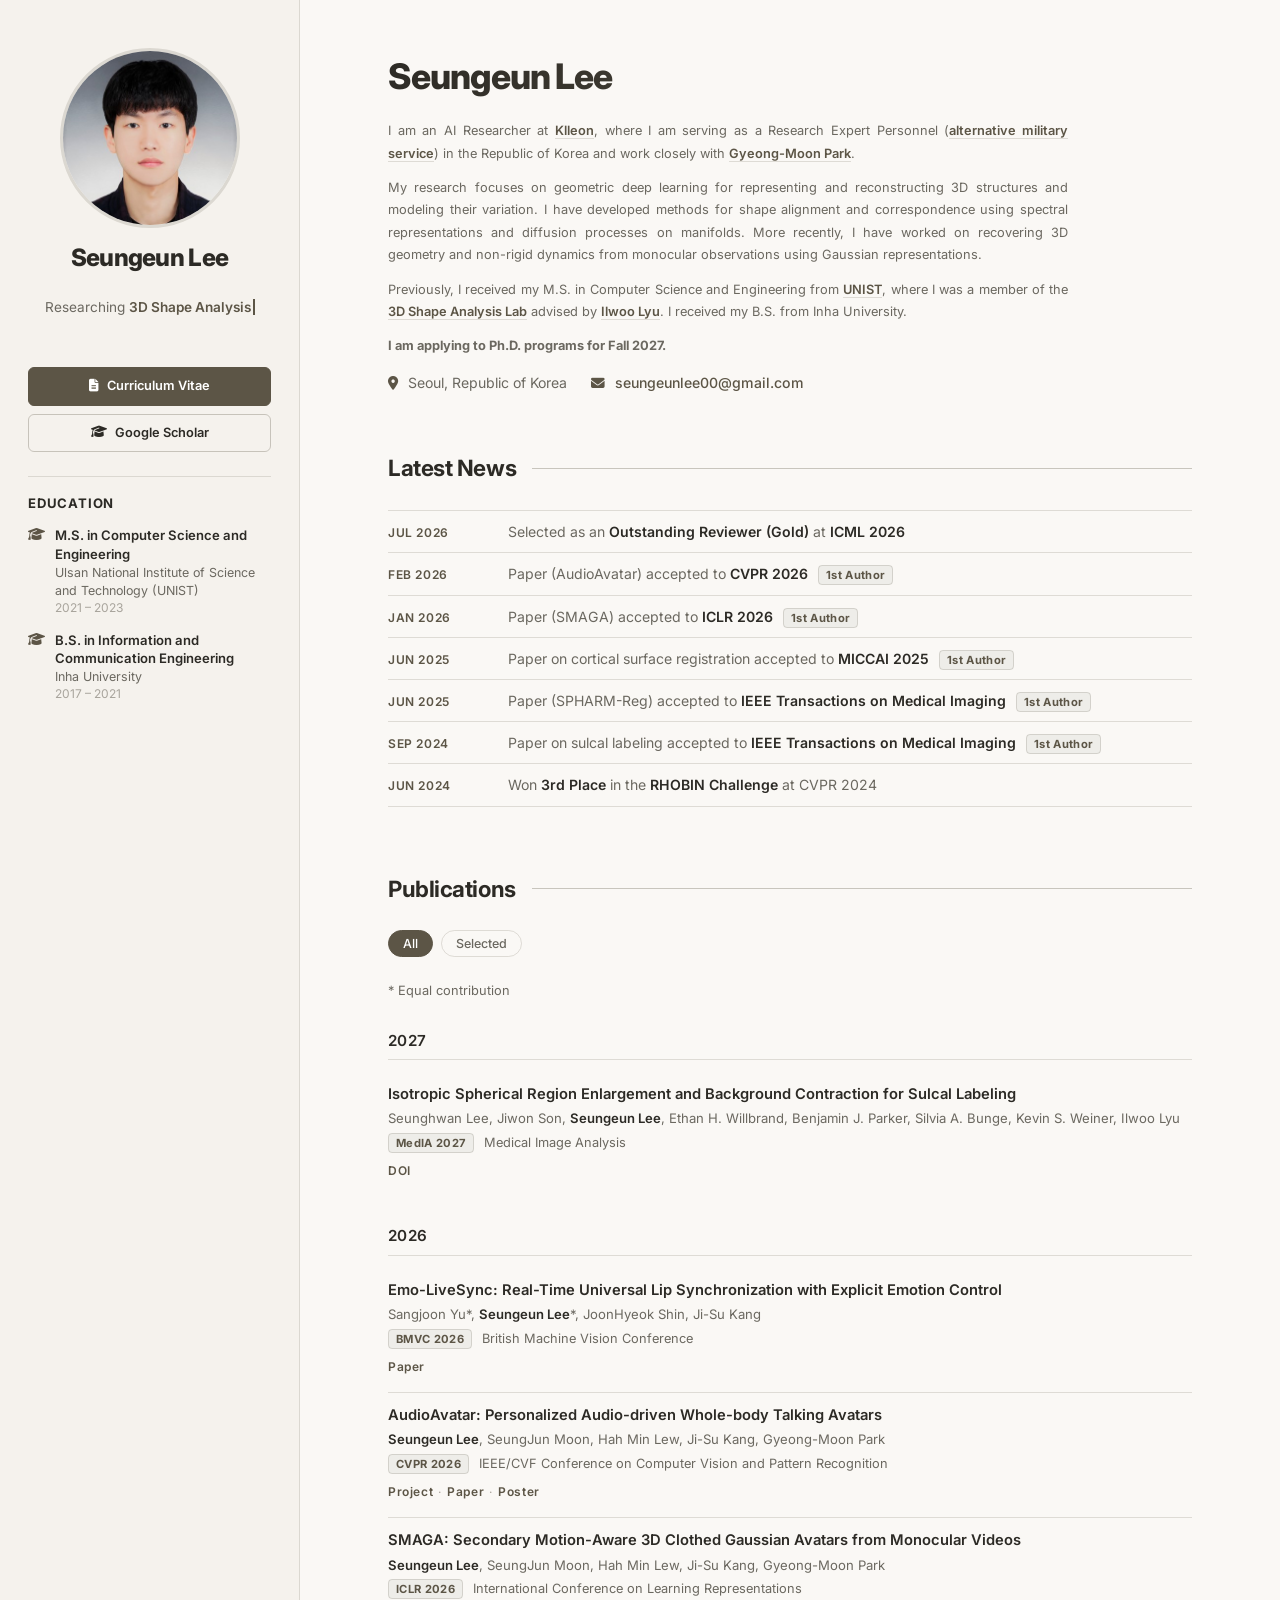
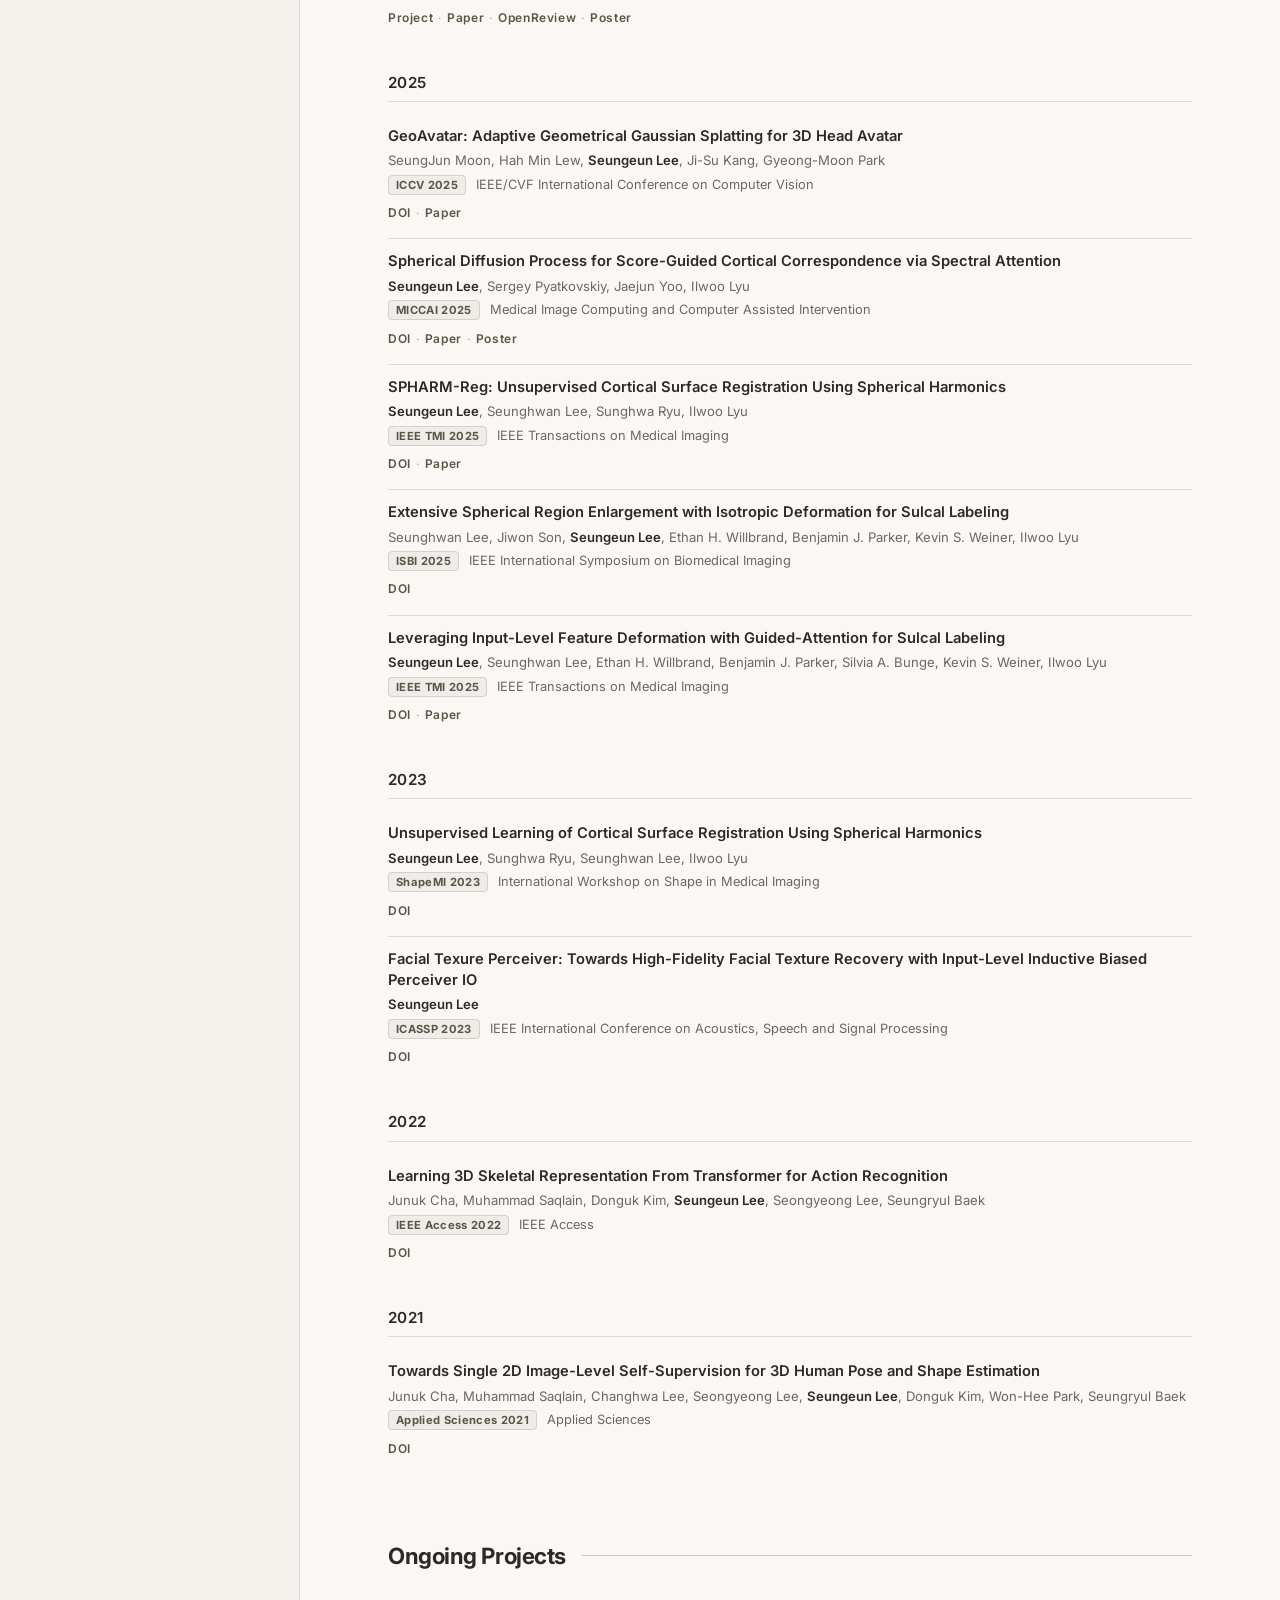
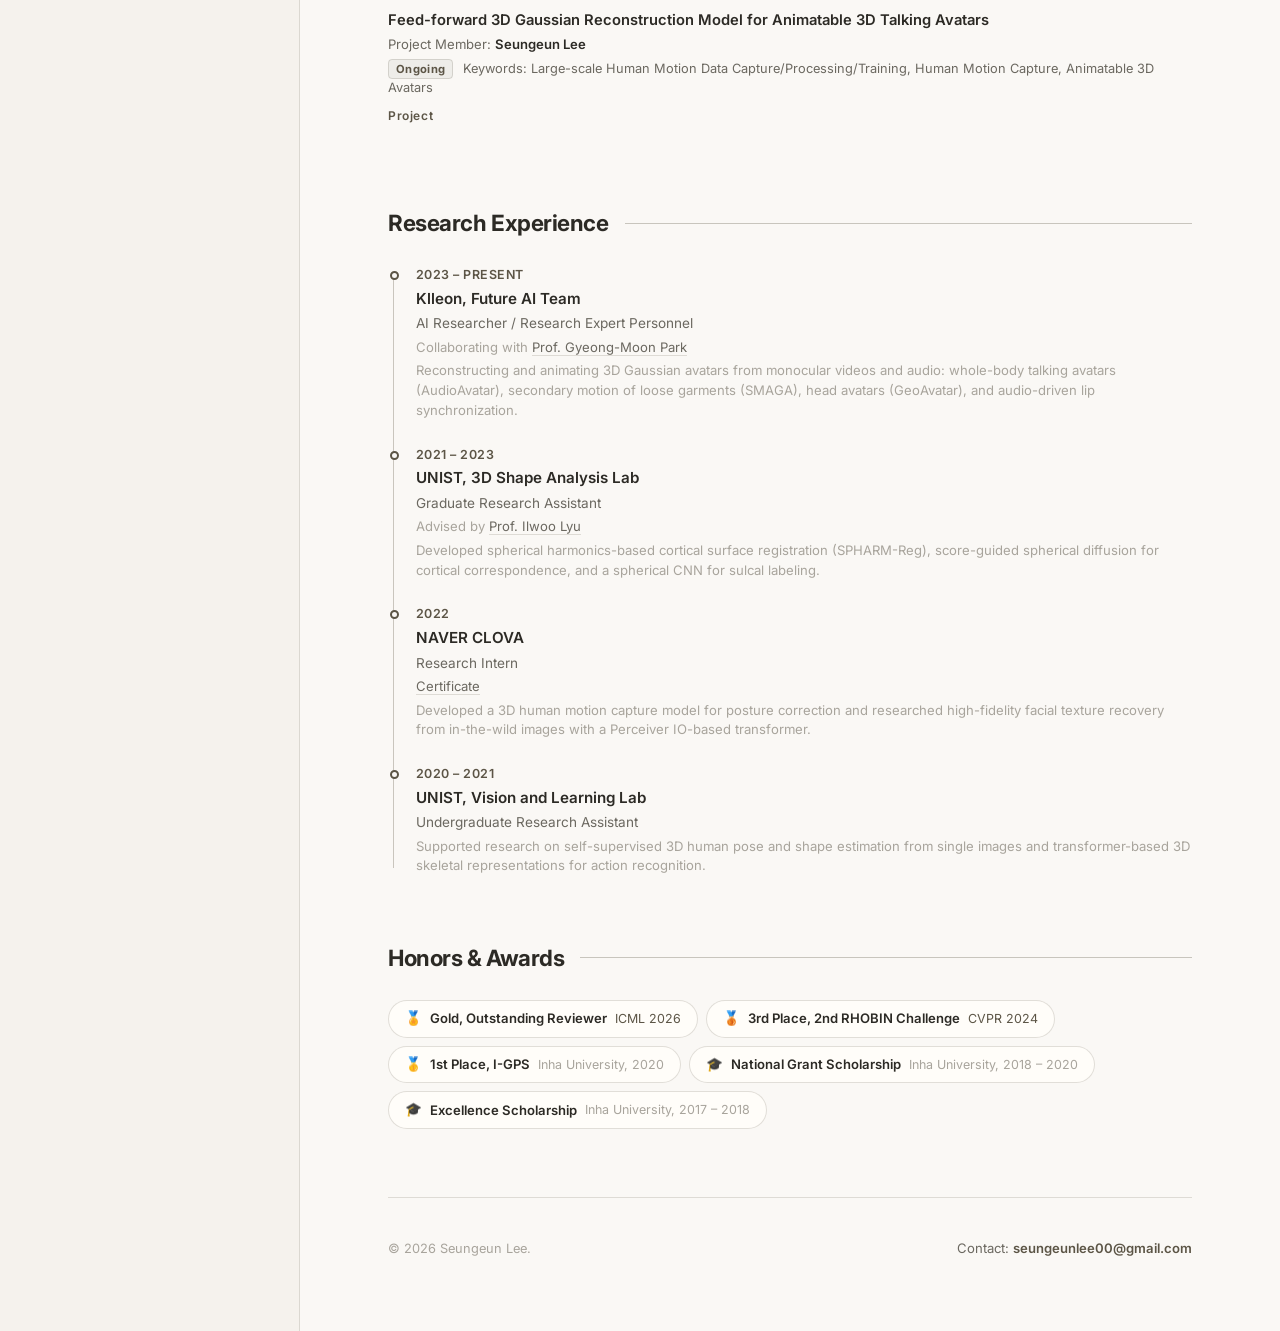
<file: index.html>
<!DOCTYPE html>
<html lang="en">

<head>
    <meta charset="UTF-8">
    <meta name="viewport" content="width=device-width, initial-scale=1.0">
    <meta name="robots" content="noindex, nofollow">
    <meta name="description"
        content="Seungeun Lee — AI Researcher working on 3D human avatars, 3D Gaussian Splatting, and geometric deep learning for medical image analysis.">
    <meta name="author" content="Seungeun Lee">
    <title>Seungeun Lee</title>

    <!-- CSS -->
    <link rel="stylesheet" href="./css/academic.css?v=2">

    <!-- Icons -->
    <link rel="stylesheet" href="https://cdnjs.cloudflare.com/ajax/libs/font-awesome/6.4.0/css/all.min.css">
</head>

<body>

    <!-- Scroll Progress -->
    <div class="scroll-progress"></div>

    <!-- Mobile Header -->
    <div class="mobile-header">
        <a href="#" class="logo">Seungeun Lee</a>
        <!-- <button class="hamburger" aria-label="Menu">
            <span></span>
            <span></span>
            <span></span>
        </button> -->
    </div>

    <div class="page-wrapper">

        <!-- ═══ Sidebar ═══ -->
        <aside class="sidebar">
            <div class="sidebar-profile">
                <img src="./resources/profile.jpg" alt="Seungeun Lee" class="profile-img">
                <h1 class="sidebar-name">Seungeun Lee</h1>
                <!-- <p class="sidebar-affiliation">Klleon / Republic of Korea</p> -->
            </div>

            <p class="sidebar-interests">
                Researching <span class="typed-text">3D Shape Analysis</span>
            </p>

            <!-- <div class="sidebar-social">
                <a href="https://github.com/seungeunlee1228" target="_blank" title="GitHub"><i
                        class="fab fa-github"></i></a>
                <a href="mailto:seungeunlee00@gmail.com" title="Email"><i class="fas fa-envelope"></i></a>
            </div> -->

            <div class="sidebar-buttons">
                <a href="resources/cv.pdf" class="btn btn-primary" target="_blank">
                    <i class="fas fa-file-alt"></i> Curriculum Vitae
                </a>
                <a href="https://scholar.google.com/citations?user=tfA7rHgAAAAJ&hl=en" class="btn btn-outline"
                    target="_blank">
                    <i class="fas fa-graduation-cap"></i> Google Scholar
                </a>
            </div>

            <!-- <nav class="sidebar-nav">
                <a href="#about">About</a>
                <a href="#news">Latest News</a>
                <a href="#publications">Publications</a>
                <a href="#projects">Projects</a>
                <a href="#experience">Experience</a>
                <a href="#awards">Honors &amp; Awards</a>
                <a href="#contact">Contact</a>
            </nav> -->

            <div class="sidebar-section">
                <h3 class="sidebar-section-title">Education</h3>
                <ul class="sidebar-edu-list">
                    <li class="sidebar-edu-item">
                        <i class="fas fa-graduation-cap"></i>
                        <div class="sidebar-edu-info">
                            <strong>M.S. in Computer Science and Engineering</strong>
                            <span>Ulsan National Institute of Science and Technology (UNIST)</span>
                            <div class="edu-years">2021 – 2023</div>
                        </div>
                    </li>
                    <li class="sidebar-edu-item">
                        <i class="fas fa-graduation-cap"></i>
                        <div class="sidebar-edu-info">
                            <strong>B.S. in Information and Communication Engineering</strong>
                            <span>Inha University</span>
                            <div class="edu-years">2017 – 2021</div>
                        </div>
                    </li>
                </ul>
            </div>
        </aside>

        <!-- ═══ Main Content ═══ -->
        <main class="main-content">

            <!-- ── About ── -->
            <section id="about" class="about-section reveal">
                <h2 class="about-heading">Seungeun Lee</h2>
                <p class="about-text">
                    I am an AI Researcher at <a href="https://www.klleon.io/" target="_blank">Klleon</a>, where I am
                    serving as a Research Expert Personnel (<a href="https://en.wikipedia.org/wiki/Conscription_in_South_Korea"
                        target="_blank">alternative military service</a>) in the Republic of Korea
                    and work closely with <a href="https://gyeongmoon.github.io/" target="_blank">Gyeong-Moon Park</a>.
                </p>
                <p class="about-text">
                    My research focuses on geometric deep learning for representing and reconstructing 3D structures
                    and modeling their variation. I have developed methods for shape alignment and correspondence using
                    spectral representations and diffusion processes on manifolds. More recently, I have worked on
                    recovering 3D geometry and non-rigid dynamics from monocular observations using Gaussian
                    representations.
                </p>
                <p class="about-text">
                    Previously, I received my M.S. in Computer Science and Engineering from
                    <a href="https://cse.unist.ac.kr/" target="_blank">UNIST</a>, where I was a member of the
                    <a href="https://shape.postech.ac.kr/" target="_blank">3D Shape Analysis Lab</a> advised by
                    <a href="https://shape.postech.ac.kr/ilwoolyu/" target="_blank">Ilwoo Lyu</a>. I received my B.S. from
                    Inha University.
                </p>
                <p class="about-text">
                    <strong>I am applying to Ph.D. programs for Fall 2027.</strong>
                </p>
                <div class="about-contact">
                    <span><i class="fas fa-map-marker-alt"></i> Seoul, Republic of Korea</span>
                    <span><i class="fas fa-envelope"></i> <a
                            href="mailto:seungeunlee00@gmail.com">seungeunlee00@gmail.com</a></span>
                </div>
            </section>

            <!-- ── News ── -->
            <section id="news" class="section">
                <div class="section-header reveal">
                    <h2>Latest News</h2>
                    <div class="line"></div>
                </div>
                <div class="news-list stagger">
                    <div class="news-row">
                        <div class="news-date">Jul 2026</div>
                        <div class="news-text">Selected as an <b>Outstanding Reviewer (Gold)</b> at <b>ICML 2026</b></div>
                    </div>
                    <div class="news-row">
                        <div class="news-date">Feb 2026</div>
                        <div class="news-text">Paper (AudioAvatar) accepted to <b>CVPR 2026</b>
                            <span class="pub-venue-tag">1st Author</span></div>
                    </div>
                    <div class="news-row">
                        <div class="news-date">Jan 2026</div>
                        <div class="news-text">Paper (SMAGA) accepted to <b>ICLR 2026</b>
                            <span class="pub-venue-tag">1st Author</span></div>
                    </div>
                    <div class="news-row">
                        <div class="news-date">Jun 2025</div>
                        <div class="news-text">Paper on cortical surface registration accepted to <b>MICCAI
                                2025</b> <span class="pub-venue-tag">1st Author</span></div>
                    </div>
                    <div class="news-row">
                        <div class="news-date">Jun 2025</div>
                        <div class="news-text">Paper (SPHARM-Reg) accepted to <b>IEEE Transactions on Medical
                                Imaging</b> <span class="pub-venue-tag">1st Author</span></div>
                    </div>
                    <div class="news-row">
                        <div class="news-date">Sep 2024</div>
                        <div class="news-text">Paper on sulcal labeling accepted to <b>IEEE Transactions on Medical
                                Imaging</b> <span class="pub-venue-tag">1st Author</span></div>
                    </div>
                    <div class="news-row">
                        <div class="news-date">Jun 2024</div>
                        <div class="news-text">Won <b>3rd Place</b> in the <b>RHOBIN Challenge</b> at CVPR 2024</div>
                    </div>
                </div>
            </section>

            <!-- ── Publications ── -->
            <section id="publications" class="section">
                <div class="section-header reveal">
                    <h2>Publications</h2>
                    <div class="line"></div>
                </div>

                <div class="filter-tabs reveal">
                    <button class="filter-tab active" data-panel="all">All</button>
                    <button class="filter-tab" data-panel="selected">Selected</button>
                </div>

                <div class="pub-panel" data-panel="selected" hidden>
                    <p class="pub-note">* For the papers listed below, I proactively led every stage of the work,
                        including (i) problem definition, (ii) technical challenge analysis, (iii) methodology design,
                        (iv) model development, (v) data processing, (vi) experiments, and (vii) writing.</p>

                    <div class="pub-grid stagger">

                        <!-- AudioAvatar -->
                        <article class="pub-card">
                            <img src="resources/paper/dvdm_v3.png" alt="AudioAvatar" class="pub-card-img">
                            <div class="pub-card-body">
                                <h3>AudioAvatar: Personalized Audio-driven Whole-body Talking Avatars</h3>
                                <div class="pub-venue">
                                    <span class="pub-venue-tag">CVPR 2026</span>
                                </div>
                                <div class="pub-authors"><span class="me">Seungeun Lee</span>, SeungJun Moon, Hah Min Lew,
                                    Ji-Su Kang, Gyeong-Moon Park</div>
                                <div class="pub-authors"><i>Keyword: 3D Avatar Reconstruction from a Single Image, 3D
                                        Gaussian Talking Avatars</i></div>
                                <div class="pub-links">
                                    <a href="projects/dvdm/" class="pub-link">Project</a>
                                    <a href="https://openaccess.thecvf.com/content/CVPR2026/papers/Lee_AudioAvatar_Personalized_Audio-driven_Whole-body_Talking_Avatars_CVPR_2026_paper.pdf" class="pub-link">Paper</a>
                                    <a href="https://cvpr.thecvf.com/virtual/2026/poster/39239" class="pub-link">Poster</a>
                                </div>
                            </div>
                        </article>

                        <!-- SMAGA -->
                        <article class="pub-card">
                            <img src="resources/paper/smaga.png" alt="SMAGA" class="pub-card-img">
                            <div class="pub-card-body">
                                <h3>SMAGA: Secondary Motion-Aware 3D Clothed Gaussian Avatars from Monocular Videos</h3>
                                <div class="pub-venue">
                                    <span class="pub-venue-tag">ICLR 2026</span>
                                </div>
                                <div class="pub-authors"><span class="me">Seungeun Lee</span>, SeungJun Moon, Hah Min Lew,
                                    Ji-Su Kang, Gyeong-Moon Park</div>
                                <div class="pub-authors"><i>Keyword: 3D Avatar Reconstruction and Animation, 3D Gaussian
                                        Clothed Avatars</i></div>
                                <div class="pub-links">
                                    <a href="projects/smaga/" class="pub-link">Project</a>
                                    <a href="https://openreview.net/pdf?id=2A3Q2EtGTF" class="pub-link">Paper</a>
                                    <a href="https://openreview.net/forum?id=2A3Q2EtGTF" class="pub-link">OpenReview</a>
                                    <a href="https://iclr.cc/virtual/2026/poster/10011771" class="pub-link">Poster</a>
                                </div>
                            </div>
                        </article>

                        <!-- Score-Guided Cortical Correspondence -->
                        <article class="pub-card">
                            <img src="resources/paper/sgcc.png" alt="Score-Guided Cortical Correspondence"
                                class="pub-card-img">
                            <div class="pub-card-body">
                                <h3>Spherical Diffusion Process for Score-Guided Cortical Correspondence via Spectral
                                    Attention</h3>
                                <div class="pub-venue">
                                    <span class="pub-venue-tag">MICCAI 2025</span>
                                </div>
                                <div class="pub-authors"><span class="me">Seungeun Lee</span>, Sergey Pyatkovskiy, Jaejun
                                    Yoo, Ilwoo Lyu</div>
                                <div class="pub-authors"><i>Keyword: Spherical Image Registration, Score-based Diffusion
                                        Process on the Sphere</i></div>
                                <div class="pub-links">
                                    <a href="https://papers.miccai.org/miccai-2025/paper/1268_paper.pdf"
                                        class="pub-link">Paper</a>
                                    <a href="resources/paper/poster-sgcc.pdf" class="pub-link">Poster</a>
                                    <!-- <a href="https://github.com/seungeunlee1228/S2SD-Reg" class="pub-link">Code</a> -->
                                </div>
                            </div>
                        </article>

                        <!-- SPHARM-Reg -->
                        <article class="pub-card">
                            <img src="resources/paper/spharm-reg.png" alt="SPHARM-Reg" class="pub-card-img">
                            <div class="pub-card-body">
                                <h3>SPHARM-Reg: Unsupervised Cortical Surface Registration Using Spherical Harmonics</h3>
                                <div class="pub-venue">
                                    <span class="pub-venue-tag">IEEE TMI 2025</span>
                                </div>
                                <div class="pub-authors"><span class="me">Seungeun Lee</span>, Seunghwan Lee, Sunghwa Ryu,
                                    Ilwoo Lyu</div>
                                <div class="pub-authors"><i>Keyword: Spherical Registration, Spherical Harmonic
                                        Analysis</i></div>
                                <div class="pub-links">
                                    <a href="https://ieeexplore.ieee.org/document/11045740" class="pub-link">DOI</a>
                                    <a href="resources/paper/TMI25-SPHARM-Reg.pdf" class="pub-link">Paper</a>
                                    <!-- <a href="https://github.com/seungeunlee1228/SPHARM-Demons" class="pub-link">Code</a> -->
                                </div>
                            </div>
                        </article>

                        <!-- DSPHARM-Net -->
                        <article class="pub-card">
                            <img src="resources/paper/dspharm.png" alt="Sulcal Labeling" class="pub-card-img">
                            <div class="pub-card-body">
                                <h3>Leveraging Input-Level Feature Deformation with Guided-Attention for Sulcal Labeling
                                </h3>
                                <div class="pub-venue">
                                    <span class="pub-venue-tag">IEEE TMI 2025</span>
                                </div>
                                <div class="pub-authors"><span class="me">Seungeun Lee</span>, Seunghwan Lee, Ethan H.
                                    Willbrand, Benjamin J. Parker, Silvia A. Bunge, Kevin S. Weiner, Ilwoo Lyu</div>
                                <div class="pub-authors"><i>Keyword: Sulcal Labeling, Diffeomorphic Deformation</i></div>
                                <div class="pub-links">
                                    <a href="https://ieeexplore.ieee.org/document/10695448" class="pub-link">DOI</a>
                                    <a href="resources/paper/TMI25-DSPHARM.pdf" class="pub-link">Paper</a>
                                    <!-- <a href="https://github.com/Shape-Lab/DSPHARM-Net" class="pub-link">Code</a> -->
                                </div>
                            </div>
                        </article>

                    </div>
                </div>

                <div class="pub-panel" data-panel="all">
                    <p class="pub-note">* Equal contribution</p>

                    <h3 class="pub-subhead">2027</h3>
                    <ul class="pub-list">
                        <li class="pub-item">
                            <div class="pub-item-title">Isotropic Spherical Region Enlargement and Background Contraction for Sulcal Labeling</div>
                            <div class="pub-authors">Seunghwan Lee, Jiwon Son, <span class="me">Seungeun Lee</span>, Ethan H. Willbrand, Benjamin J. Parker, Silvia A. Bunge, Kevin S. Weiner, Ilwoo Lyu</div>
                            <div class="pub-item-venue"><span class="pub-venue-tag">MedIA 2027</span> Medical Image Analysis</div>
                            <div class="pub-links">
                                <a href="https://doi.org/10.1016/j.media.2026.104303" class="pub-link">DOI</a>
                            </div>
                        </li>
                    </ul>

                    <h3 class="pub-subhead">2026</h3>
                    <ul class="pub-list">
                        <li class="pub-item">
                            <div class="pub-item-title">Emo-LiveSync: Real-Time Universal Lip Synchronization with Explicit Emotion Control</div>
                            <div class="pub-authors">Sangjoon Yu*, <span class="me">Seungeun Lee</span>*, JoonHyeok Shin, Ji-Su Kang</div>
                            <div class="pub-item-venue"><span class="pub-venue-tag">BMVC 2026</span> British Machine Vision Conference</div>
                            <div class="pub-links">
                                <a href="https://arxiv.org/pdf/2611.09074v1" class="pub-link">Paper</a>
                            </div>
                        </li>
                        <li class="pub-item">
                            <div class="pub-item-title">AudioAvatar: Personalized Audio-driven Whole-body Talking Avatars</div>
                            <div class="pub-authors"><span class="me">Seungeun Lee</span>, SeungJun Moon, Hah Min Lew, Ji-Su Kang, Gyeong-Moon Park</div>
                            <div class="pub-item-venue"><span class="pub-venue-tag">CVPR 2026</span> IEEE/CVF Conference on Computer Vision and Pattern Recognition</div>
                            <div class="pub-links">
                                <a href="projects/dvdm/" class="pub-link">Project</a>
                                <a href="https://openaccess.thecvf.com/content/CVPR2026/papers/Lee_AudioAvatar_Personalized_Audio-driven_Whole-body_Talking_Avatars_CVPR_2026_paper.pdf" class="pub-link">Paper</a>
                                <a href="https://cvpr.thecvf.com/virtual/2026/poster/39239" class="pub-link">Poster</a>
                            </div>
                        </li>
                        <li class="pub-item">
                            <div class="pub-item-title">SMAGA: Secondary Motion-Aware 3D Clothed Gaussian Avatars from Monocular Videos</div>
                            <div class="pub-authors"><span class="me">Seungeun Lee</span>, SeungJun Moon, Hah Min Lew, Ji-Su Kang, Gyeong-Moon Park</div>
                            <div class="pub-item-venue"><span class="pub-venue-tag">ICLR 2026</span> International Conference on Learning Representations</div>
                            <div class="pub-links">
                                <a href="projects/smaga/" class="pub-link">Project</a>
                                <a href="https://openreview.net/pdf?id=2A3Q2EtGTF" class="pub-link">Paper</a>
                                <a href="https://openreview.net/forum?id=2A3Q2EtGTF" class="pub-link">OpenReview</a>
                                <a href="https://iclr.cc/virtual/2026/poster/10011771" class="pub-link">Poster</a>
                            </div>
                        </li>
                    </ul>

                    <h3 class="pub-subhead">2025</h3>
                    <ul class="pub-list">
                        <li class="pub-item">
                            <div class="pub-item-title">GeoAvatar: Adaptive Geometrical Gaussian Splatting for 3D Head Avatar</div>
                            <div class="pub-authors">SeungJun Moon, Hah Min Lew, <span class="me">Seungeun Lee</span>, Ji-Su Kang, Gyeong-Moon Park</div>
                            <div class="pub-item-venue"><span class="pub-venue-tag">ICCV 2025</span> IEEE/CVF International Conference on Computer Vision</div>
                            <div class="pub-links">
                                <a href="https://doi.org/10.1109/ICCV51701.2025.01190" class="pub-link">DOI</a>
                                <a href="https://openaccess.thecvf.com/content/ICCV2025/papers/Moon_GeoAvatar_Adaptive_Geometrical_Gaussian_Splatting_for_3D_Head_Avatar_ICCV_2025_paper.pdf" class="pub-link">Paper</a>
                            </div>
                        </li>
                        <li class="pub-item">
                            <div class="pub-item-title">Spherical Diffusion Process for Score-Guided Cortical Correspondence via Spectral Attention</div>
                            <div class="pub-authors"><span class="me">Seungeun Lee</span>, Sergey Pyatkovskiy, Jaejun Yoo, Ilwoo Lyu</div>
                            <div class="pub-item-venue"><span class="pub-venue-tag">MICCAI 2025</span> Medical Image Computing and Computer Assisted Intervention</div>
                            <div class="pub-links">
                                <a href="https://doi.org/10.1007/978-3-032-05325-1_52" class="pub-link">DOI</a>
                                <a href="https://papers.miccai.org/miccai-2025/paper/1268_paper.pdf" class="pub-link">Paper</a>
                                <a href="resources/paper/poster-sgcc.pdf" class="pub-link">Poster</a>
                                <!-- <a href="https://github.com/seungeunlee1228/S2SD-Reg" class="pub-link">Code</a> -->
                            </div>
                        </li>
                        <li class="pub-item">
                            <div class="pub-item-title">SPHARM-Reg: Unsupervised Cortical Surface Registration Using Spherical Harmonics</div>
                            <div class="pub-authors"><span class="me">Seungeun Lee</span>, Seunghwan Lee, Sunghwa Ryu, Ilwoo Lyu</div>
                            <div class="pub-item-venue"><span class="pub-venue-tag">IEEE TMI 2025</span> IEEE Transactions on Medical Imaging</div>
                            <div class="pub-links">
                                <a href="https://doi.org/10.1109/TMI.2025.3581605" class="pub-link">DOI</a>
                                <a href="resources/paper/TMI25-SPHARM-Reg.pdf" class="pub-link">Paper</a>
                                <!-- <a href="https://github.com/seungeunlee1228/SPHARM-Demons" class="pub-link">Code</a> -->
                            </div>
                        </li>
                        <li class="pub-item">
                            <div class="pub-item-title">Extensive Spherical Region Enlargement with Isotropic Deformation for Sulcal Labeling</div>
                            <div class="pub-authors">Seunghwan Lee, Jiwon Son, <span class="me">Seungeun Lee</span>, Ethan H. Willbrand, Benjamin J. Parker, Kevin S. Weiner, Ilwoo Lyu</div>
                            <div class="pub-item-venue"><span class="pub-venue-tag">ISBI 2025</span> IEEE International Symposium on Biomedical Imaging</div>
                            <div class="pub-links">
                                <a href="https://doi.org/10.1109/ISBI60581.2025.10981062" class="pub-link">DOI</a>
                            </div>
                        </li>
                        <li class="pub-item">
                            <div class="pub-item-title">Leveraging Input-Level Feature Deformation with Guided-Attention for Sulcal Labeling</div>
                            <div class="pub-authors"><span class="me">Seungeun Lee</span>, Seunghwan Lee, Ethan H. Willbrand, Benjamin J. Parker, Silvia A. Bunge, Kevin S. Weiner, Ilwoo Lyu</div>
                            <div class="pub-item-venue"><span class="pub-venue-tag">IEEE TMI 2025</span> IEEE Transactions on Medical Imaging</div>
                            <div class="pub-links">
                                <a href="https://doi.org/10.1109/TMI.2024.3468727" class="pub-link">DOI</a>
                                <a href="resources/paper/TMI25-DSPHARM.pdf" class="pub-link">Paper</a>
                                <!-- <a href="https://github.com/Shape-Lab/DSPHARM-Net" class="pub-link">Code</a> -->
                            </div>
                        </li>
                    </ul>

                    <h3 class="pub-subhead">2023</h3>
                    <ul class="pub-list">
                        <li class="pub-item">
                            <div class="pub-item-title">Unsupervised Learning of Cortical Surface Registration Using Spherical Harmonics</div>
                            <div class="pub-authors"><span class="me">Seungeun Lee</span>, Sunghwa Ryu, Seunghwan Lee, Ilwoo Lyu</div>
                            <div class="pub-item-venue"><span class="pub-venue-tag">ShapeMI 2023</span> International Workshop on Shape in Medical Imaging</div>
                            <div class="pub-links">
                                <a href="https://doi.org/10.1007/978-3-031-46914-5_6" class="pub-link">DOI</a>
                            </div>
                        </li>
                        <li class="pub-item">
                            <div class="pub-item-title">Facial Texure Perceiver: Towards High-Fidelity Facial Texture Recovery with Input-Level Inductive Biased Perceiver IO</div>
                            <div class="pub-authors"><span class="me">Seungeun Lee</span></div>
                            <div class="pub-item-venue"><span class="pub-venue-tag">ICASSP 2023</span> IEEE International Conference on Acoustics, Speech and Signal Processing</div>
                            <div class="pub-links">
                                <a href="https://doi.org/10.1109/ICASSP49357.2023.10096776" class="pub-link">DOI</a>
                            </div>
                        </li>
                    </ul>

                    <h3 class="pub-subhead">2022</h3>
                    <ul class="pub-list">
                        <li class="pub-item">
                            <div class="pub-item-title">Learning 3D Skeletal Representation From Transformer for Action Recognition</div>
                            <div class="pub-authors">Junuk Cha, Muhammad Saqlain, Donguk Kim, <span class="me">Seungeun Lee</span>, Seongyeong Lee, Seungryul Baek</div>
                            <div class="pub-item-venue"><span class="pub-venue-tag">IEEE Access 2022</span> IEEE Access</div>
                            <div class="pub-links">
                                <a href="https://doi.org/10.1109/ACCESS.2022.3185058" class="pub-link">DOI</a>
                            </div>
                        </li>
                    </ul>

                    <h3 class="pub-subhead">2021</h3>
                    <ul class="pub-list">
                        <li class="pub-item">
                            <div class="pub-item-title">Towards Single 2D Image-Level Self-Supervision for 3D Human Pose and Shape Estimation</div>
                            <div class="pub-authors">Junuk Cha, Muhammad Saqlain, Changhwa Lee, Seongyeong Lee, <span class="me">Seungeun Lee</span>, Donguk Kim, Won-Hee Park, Seungryul Baek</div>
                            <div class="pub-item-venue"><span class="pub-venue-tag">Applied Sciences 2021</span> Applied Sciences</div>
                            <div class="pub-links">
                                <a href="https://doi.org/10.3390/app11209724" class="pub-link">DOI</a>
                            </div>
                        </li>
                    </ul>
                </div>
            </section>

            <!-- ── Projects ── -->
            <section id="projects" class="section">
                <div class="section-header reveal">
                    <h2>Ongoing Projects</h2>
                    <div class="line"></div>
                </div>

                <ul class="pub-list">
                    <li class="pub-item">
                        <div class="pub-item-title">Feed-forward 3D Gaussian Reconstruction Model for Animatable 3D
                            Talking Avatars</div>
                        <div class="pub-authors">Project Member: <span class="me">Seungeun Lee</span></div>
                        <div class="pub-item-venue"><span class="pub-venue-tag">Ongoing</span> Keywords: Large-scale
                            Human Motion Data Capture/Processing/Training, Human Motion Capture, Animatable 3D
                            Avatars</div>
                        <div class="pub-links">
                            <a href="projects/gentalkava/" class="pub-link">Project</a>
                        </div>
                    </li>
                </ul>
            </section>

            <!-- ── Experience ── -->
            <section id="experience" class="section">
                <div class="section-header reveal">
                    <h2>Research Experience</h2>
                    <div class="line"></div>
                </div>

                <div class="timeline stagger">
                    <div class="timeline-item">
                        <div class="timeline-date">2023 – Present</div>
                        <div class="timeline-org">Klleon, Future AI Team</div>
                        <div class="timeline-role">AI Researcher / Research Expert Personnel</div>
                        <div class="timeline-detail">
                            Collaborating with
                            <a href="https://gyeongmoon.github.io/" target="_blank">Prof. Gyeong-Moon Park</a>
                        </div>
                        <div class="timeline-detail">
                            Reconstructing and animating 3D Gaussian avatars from monocular videos and audio:
                            whole-body talking avatars (AudioAvatar), secondary motion of loose garments (SMAGA),
                            head avatars (GeoAvatar), and audio-driven lip synchronization.
                        </div>
                    </div>
                    <div class="timeline-item">
                        <div class="timeline-date">2021 – 2023</div>
                        <div class="timeline-org">UNIST, 3D Shape Analysis Lab</div>
                        <div class="timeline-role">Graduate Research Assistant</div>
                        <div class="timeline-detail">
                            Advised by
                            <a href="https://shape.postech.ac.kr/ilwoolyu/" target="_blank">Prof. Ilwoo Lyu</a>
                        </div>
                        <div class="timeline-detail">
                            Developed spherical harmonics-based cortical surface registration (SPHARM-Reg),
                            score-guided spherical diffusion for cortical correspondence, and a spherical CNN for
                            sulcal labeling.
                        </div>
                    </div>
                    <div class="timeline-item">
                        <div class="timeline-date">2022</div>
                        <div class="timeline-org">NAVER CLOVA</div>
                        <div class="timeline-role">Research Intern</div>
                        <div class="timeline-detail">
                            <a href="resources/certificate/certificate_naver.pdf" target="_blank">Certificate</a>
                        </div>
                        <div class="timeline-detail">
                            Developed a 3D human motion capture model for posture correction and researched
                            high-fidelity facial texture recovery from in-the-wild images with a Perceiver IO-based
                            transformer.
                        </div>
                    </div>
                    <div class="timeline-item">
                        <div class="timeline-date">2020 – 2021</div>
                        <div class="timeline-org">UNIST, Vision and Learning Lab</div>
                        <div class="timeline-role">Undergraduate Research Assistant</div>
                        <div class="timeline-detail">
                            Supported research on self-supervised 3D human pose and shape estimation from single
                            images and transformer-based 3D skeletal representations for action recognition.
                        </div>
                    </div>
                </div>
            </section>

            <!-- ── Awards ── -->
            <section id="awards" class="section">
                <div class="section-header reveal">
                    <h2>Honors &amp; Awards</h2>
                    <div class="line"></div>
                </div>

                <div class="awards-flex stagger">
                    <div class="award-pill">
                        <span class="award-icon">🏅</span>
                        <span class="award-name">Gold, Outstanding Reviewer</span>
                        <span class="award-detail"><a href="https://icml.cc/Conferences/2026/ProgramCommittee#:~:text=Lee%0ASeungeon%20Baek-,Seungeun%20Lee,-Seunghan%20Lee%0ASeunghyeok"
                                target="_blank">ICML 2026</a></span>
                    </div>
                    <div class="award-pill"
                        title="3D human contact estimation from single-view images; sponsored by Apple and Meshcapade">
                        <span class="award-icon">🥉</span>
                        <span class="award-name">3rd Place, 2nd RHOBIN Challenge</span>
                        <span class="award-detail"><a href="resources/certificate/certificate_rhobin.pdf"
                                target="_blank">CVPR 2024</a></span>
                    </div>
                    <div class="award-pill"
                        title="I-GPS: Inha Group for Problem Solving. Depression diagnosis from smartphone sensor data using machine learning">
                        <span class="award-icon">🥇</span>
                        <span class="award-name">1st Place, I-GPS</span>
                        <span class="award-detail">Inha University, 2020</span>
                    </div>
                    <div class="award-pill">
                        <span class="award-icon">🎓</span>
                        <span class="award-name">National Grant Scholarship</span>
                        <span class="award-detail">Inha University, 2018 – 2020</span>
                    </div>
                    <div class="award-pill">
                        <span class="award-icon">🎓</span>
                        <span class="award-name">Excellence Scholarship</span>
                        <span class="award-detail">Inha University, 2017 – 2018</span>
                    </div>
                </div>
            </section>

            <!-- ── Footer ── -->
            <footer id="contact">
                <div class="footer-grid">
                    <div>
                        <div class="footer-copy">&copy; 2026 Seungeun Lee.</div>
                    </div>
                    <div class="footer-contact">
                        Contact: <a href="mailto:seungeunlee00@gmail.com">seungeunlee00@gmail.com</a>
                    </div>
                </div>
            </footer>

        </main>

    </div>

    <!-- Back to Top -->
    <button class="back-to-top" aria-label="Back to top">
        <i class="fas fa-arrow-up"></i>
    </button>

    <!-- JavaScript -->
    <script src="./js/main.js?v=2"></script>

</body>

</html>
</file>
<file: css/academic.css>
/* ═══════════════════════════════════════════════════════════
   Hugo Academic-Style Layout
   Sidebar + Main Content, compact, information-dense
   ═══════════════════════════════════════════════════════════ */

@import url('https://fonts.googleapis.com/css2?family=Inter:wght@300;400;500;600;700;800;900&family=Newsreader:ital,opsz,wght@0,6..72,300;0,6..72,400;0,6..72,500;0,6..72,600;0,6..72,700;1,6..72,400;1,6..72,500&display=swap');

/* ── Color Palette ──────────────────────────────────────────── */
:root {
    --bg-primary: #faf8f5;
    --bg-secondary: #f0ede8;
    --bg-card: rgba(255, 253, 250, 0.9);
    --bg-glass: rgba(250, 248, 245, 0.7);
    --bg-hover: rgba(200, 195, 188, 0.2);
    --bg-sidebar: #f5f2ed;

    --text-primary: #2c2a25;
    --text-secondary: #6b6860;
    --text-muted: #a8a49c;

    --accent: #5c5546;
    --accent-hover: #3d382e;
    --accent-glow: rgba(92, 85, 70, 0.06);
    --accent-gradient: linear-gradient(135deg, #2c2a25, #5c5546);

    --highlight: #8b5e3c;
    --success: #5a7a4c;
    --tag-bg: rgba(92, 85, 70, 0.07);
    --tag-border: rgba(92, 85, 70, 0.18);

    --border-color: rgba(180, 175, 165, 0.4);
    --border-strong: rgba(180, 175, 165, 0.7);

    --shadow-sm: 0 1px 3px rgba(44, 42, 37, 0.05);
    --shadow-md: 0 4px 20px rgba(44, 42, 37, 0.07);
    --shadow-lg: 0 8px 40px rgba(44, 42, 37, 0.09);
    --shadow-glow: 0 0 30px rgba(92, 85, 70, 0.03);

    --sidebar-width: 300px;
    --header-height: 0px;
    --radius: 10px;
    --radius-sm: 6px;

    --transition: 0.3s cubic-bezier(0.4, 0, 0.2, 1);
    --transition-slow: 0.6s cubic-bezier(0.4, 0, 0.2, 1);
}

/* ── Reset & Base ───────────────────────────────────────── */
*,
*::before,
*::after {
    margin: 0;
    padding: 0;
    box-sizing: border-box;
}

html {
    scroll-behavior: smooth;
    scroll-padding-top: 24px;
}

body {
    font-family: 'Inter', -apple-system, BlinkMacSystemFont, sans-serif;
    background: var(--bg-primary);
    color: var(--text-primary);
    line-height: 1.6;
    font-size: 15px;
    -webkit-font-smoothing: antialiased;
    -moz-osx-font-smoothing: grayscale;
    overflow-x: hidden;
}

::selection {
    background: var(--accent);
    color: #fff;
}

a {
    color: var(--accent);
    text-decoration: none;
    transition: color var(--transition);
}

a:hover {
    color: var(--accent-hover);
}

img {
    max-width: 100%;
    display: block;
}

/* ═══════════════════════════════════════════════════════════
   Page Layout: Sidebar + Main
   ═══════════════════════════════════════════════════════════ */
.page-wrapper {
    display: flex;
    min-height: 100vh;
}

/* ── Sidebar ────────────────────────────────────────────── */
.sidebar {
    width: var(--sidebar-width);
    min-height: 100vh;
    position: sticky;
    top: 0;
    flex-shrink: 0;
    background: var(--bg-sidebar);
    border-right: 1px solid var(--border-color);
    padding: 48px 28px 32px;
    display: flex;
    flex-direction: column;
    align-items: center;
    text-align: center;
    overflow-y: auto;
    z-index: 10;
}

.sidebar-profile {
    margin-bottom: 20px;
}

.sidebar .profile-img {
    width: 180px;
    height: 180px;
    border-radius: 50%;
    object-fit: cover;
    border: 3px solid var(--border-color);
    transition: border-color var(--transition), transform var(--transition-slow);
    margin: 0 auto 16px;
}

.sidebar .profile-img:hover {
    border-color: var(--accent);
    transform: scale(1.03);
}

.sidebar-name {
    font-size: 1.5rem;
    font-weight: 800;
    letter-spacing: -0.03em;
    line-height: 1.2;
    margin-bottom: 4px;
    color: var(--text-primary);
}

.sidebar-title {
    font-family: 'Newsreader', serif;
    font-size: 0.95rem;
    font-weight: 400;
    font-style: normal;
    color: var(--text-secondary);
    margin-bottom: 4px;
    line-height: 1.4;
}

.sidebar-affiliation {
    font-size: 0.88rem;
    font-weight: 500;
    color: var(--text-secondary);
    margin-bottom: 16px;
}

/* Sidebar Interests */
.sidebar-interests {
    font-size: 0.85rem;
    color: var(--text-secondary);
    margin-bottom: 16px;
    line-height: 1.5;
    height: 4em;
    overflow: hidden;
}

.sidebar-interests .typed-text {
    color: var(--accent);
    font-weight: 600;
    border-right: 2px solid var(--accent);
    padding-right: 2px;
    animation: blink 1s step-end infinite;
}

@keyframes blink {
    50% {
        border-color: transparent;
    }
}

/* Sidebar Social */
.sidebar-social {
    display: flex;
    justify-content: center;
    gap: 8px;
    margin-bottom: 16px;
}

.sidebar-social a {
    width: 36px;
    height: 36px;
    display: flex;
    align-items: center;
    justify-content: center;
    border: 1px solid var(--border-color);
    border-radius: var(--radius-sm);
    color: var(--text-secondary);
    font-size: 1rem;
    transition: all var(--transition);
}

.sidebar-social a:hover {
    color: var(--accent);
    border-color: var(--accent);
    background: var(--accent-glow);
    transform: translateY(-2px);
}

/* Sidebar Buttons */
.sidebar-buttons {
    display: flex;
    flex-direction: column;
    gap: 8px;
    width: 100%;
    margin-bottom: 24px;
}

.sidebar-buttons .btn {
    width: 100%;
    justify-content: center;
    font-size: 0.8rem;
    padding: 8px 16px;
}

/* Sidebar Nav */
.sidebar-nav {
    width: 100%;
    border-top: 1px solid var(--border-color);
    padding-top: 16px;
    margin-bottom: 20px;
}

.sidebar-nav a {
    display: block;
    padding: 7px 12px;
    font-size: 0.85rem;
    font-weight: 500;
    color: var(--text-secondary);
    border-radius: var(--radius-sm);
    transition: all var(--transition);
    text-align: left;
}

.sidebar-nav a:hover,
.sidebar-nav a.active {
    color: var(--text-primary);
    background: var(--bg-hover);
}

.sidebar-nav a.active {
    font-weight: 600;
    border-left: 3px solid var(--accent);
    padding-left: 9px;
}

/* Sidebar Education */
.sidebar-section {
    width: 100%;
    border-top: 1px solid var(--border-color);
    padding-top: 16px;
    text-align: left;
}

.sidebar-section-title {
    font-size: 0.82rem;
    font-weight: 700;
    text-transform: uppercase;
    letter-spacing: 0.06em;
    color: var(--text-primary);
    margin-bottom: 12px;
}

.sidebar-edu-list {
    list-style: none;
}

.sidebar-edu-item {
    display: flex;
    gap: 10px;
    align-items: start;
    margin-bottom: 14px;
    font-size: 0.82rem;
    line-height: 1.4;
}

.sidebar-edu-item:last-child {
    margin-bottom: 0;
}

.sidebar-edu-item i {
    color: var(--accent);
    font-size: 0.85rem;
    margin-top: 2px;
    flex-shrink: 0;
}

.sidebar-edu-info strong {
    display: block;
    font-weight: 600;
    color: var(--text-primary);
    font-size: 0.82rem;
}

.sidebar-edu-info span {
    color: var(--text-secondary);
    font-size: 0.78rem;
}

.sidebar-edu-info .edu-years {
    color: var(--text-muted);
    font-size: 0.75rem;
}

/* ── Buttons ────────────────────────────────────────────── */
.btn {
    display: inline-flex;
    align-items: center;
    gap: 8px;
    padding: 10px 22px;
    font-family: 'Inter', sans-serif;
    font-size: 0.85rem;
    font-weight: 600;
    border-radius: var(--radius-sm);
    border: 1px solid transparent;
    cursor: pointer;
    transition: all var(--transition);
    text-decoration: none;
}

.btn-primary {
    background: var(--accent);
    color: #fff;
    border-color: var(--accent);
}

.btn-primary:hover {
    background: var(--accent-hover);
    color: #fff;
    transform: translateY(-1px);
    box-shadow: 0 4px 12px var(--accent-glow);
}

.btn-outline {
    background: transparent;
    color: var(--text-primary);
    border-color: var(--border-strong);
}

.btn-outline:hover {
    border-color: var(--accent);
    color: var(--accent);
    background: var(--accent-glow);
}

/* ═══════════════════════════════════════════════════════════
   Main Content
   ═══════════════════════════════════════════════════════════ */
.main-content {
    flex: 1;
    min-width: 0;
    padding: 48px 48px 32px;
    max-width: 900px;
    margin: 0 auto;
}

/* ── Section Headers ────────────────────────────────────── */
.section {
    padding: 0 0 48px;
    position: relative;
}

.section:first-child {
    padding-top: 0;
}

.section-header {
    display: flex;
    align-items: center;
    gap: 16px;
    margin-bottom: 24px;
    padding-top: 16px;
}

.section-header h2 {
    font-size: 1.4rem;
    font-weight: 700;
    letter-spacing: -0.02em;
    white-space: nowrap;
}

.section-header .line {
    flex: 1;
    height: 1px;
    background: var(--border-strong);
}

.section-number {
    display: none;
}

/* ── About / Bio ────────────────────────────────────────── */
.about-section {
    padding-bottom: 40px;
}

.about-section .about-heading {
    font-size: 2.2rem;
    font-weight: 800;
    letter-spacing: -0.03em;
    margin-bottom: 16px;
    background: var(--accent-gradient);
    -webkit-background-clip: text;
    -webkit-text-fill-color: transparent;
    background-clip: text;
}

.about-text {
    font-size: 0.8rem;
    color: var(--text-secondary);
    line-height: 1.75;
    max-width: 680px;
    text-align: justify;
    text-justify: inter-word;
    hyphens: auto;
}

.about-text + .about-text {
    margin-top: 12px;
}

.about-text a {
    font-weight: 600;
    border-bottom: 1px solid var(--border-color);
}

.about-text a:hover {
    border-bottom-color: var(--accent);
}

.about-contact {
    display: flex;
    gap: 24px;
    margin-top: 14px;
    font-size: 0.88rem;
    color: var(--text-secondary);
}

.about-contact i {
    color: var(--accent);
    margin-right: 6px;
    font-size: 0.85rem;
}

.about-contact a {
    font-weight: 500;
}

/* ═══════════════════════════════════════════════════════════
   News Section
   ═══════════════════════════════════════════════════════════ */
.news-list {
    display: flex;
    flex-direction: column;
}

.news-row {
    display: grid;
    grid-template-columns: 100px 1fr;
    gap: 20px;
    padding: 10px 0;
    border-bottom: 1px solid var(--border-color);
    align-items: baseline;
    transition: background var(--transition);
}

.news-row:first-child {
    border-top: 1px solid var(--border-color);
}

.news-row:hover {
    background: var(--bg-hover);
    padding-left: 10px;
    padding-right: 10px;
    margin-left: -10px;
    margin-right: -10px;
    border-radius: var(--radius-sm);
}

.news-date {
    font-size: 0.75rem;
    font-weight: 600;
    color: var(--accent);
    text-transform: uppercase;
    letter-spacing: 0.05em;
    white-space: nowrap;
}

.news-text {
    font-size: 0.88rem;
    color: var(--text-secondary);
    line-height: 1.5;
}

.news-text b {
    color: var(--text-primary);
    font-weight: 600;
}

.news-text .pub-venue-tag {
    margin-left: 6px;
    white-space: nowrap;
}

/* ═══════════════════════════════════════════════════════════
   Publications
   ═══════════════════════════════════════════════════════════ */

/* Filter Tabs */
.filter-tabs {
    display: flex;
    gap: 8px;
    margin-bottom: 24px;
    flex-wrap: wrap;
}

.filter-tab {
    padding: 5px 14px;
    font-size: 0.78rem;
    font-weight: 500;
    background: transparent;
    border: 1px solid var(--border-color);
    border-radius: 50px;
    color: var(--text-secondary);
    cursor: pointer;
    transition: all var(--transition);
    font-family: 'Inter', sans-serif;
}

.filter-tab:hover {
    border-color: var(--text-muted);
    color: var(--text-primary);
}

.filter-tab.active {
    background: var(--accent);
    border-color: var(--accent);
    color: #fff;
}

/* Publication Cards */
.pub-grid {
    display: flex;
    flex-direction: column;
    gap: 16px;
}

.pub-subhead {
    font-size: 0.95rem;
    font-weight: 600;
    color: var(--text-primary);
    letter-spacing: 0.02em;
    margin: 28px 0 12px;
    padding-bottom: 6px;
    border-bottom: 1px solid var(--border-color);
    display: flex;
    align-items: baseline;
    gap: 10px;
}

.pub-subhead:first-child {
    margin-top: 8px;
}

.pub-note {
    font-size: 0.8rem;
    color: var(--text-secondary);
    line-height: 1.5;
    margin: 0 0 16px;
}

.pub-subhead .pub-subhead-note {
    font-size: 0.75rem;
    font-weight: 400;
    color: var(--text-muted);
    letter-spacing: 0;
}

.pub-card {
    display: grid;
    grid-template-columns: 180px 1fr;
    gap: 20px;
    padding: 16px;
    background: var(--bg-card);
    border: 1px solid var(--border-color);
    border-radius: var(--radius);
    transition: all var(--transition);
    backdrop-filter: blur(10px);
    align-items: start;
}

.pub-card:hover {
    border-color: var(--border-strong);
    box-shadow: var(--shadow-md);
    transform: translateY(-2px);
}

.pub-card-img {
    width: 100%;
    aspect-ratio: 16/10;
    object-fit: cover;
    border-radius: var(--radius-sm);
    border: 1px solid var(--border-color);
    transition: opacity var(--transition);
}

.pub-card:hover .pub-card-img {
    opacity: 0.85;
}

.pub-card-body h3 {
    font-size: 0.95rem;
    font-weight: 600;
    line-height: 1.4;
    margin-bottom: 6px;
    letter-spacing: -0.01em;
}

.pub-venue {
    display: inline-flex;
    align-items: center;
    gap: 6px;
    margin-bottom: 4px;
}

.pub-venue-tag {
    font-size: 0.7rem;
    font-weight: 700;
    padding: 2px 7px;
    border-radius: 4px;
    background: var(--tag-bg);
    border: 1px solid var(--tag-border);
    color: var(--accent);
    letter-spacing: 0.03em;
}

.pub-venue-tag.highlight {
    background: rgba(247, 129, 102, 0.12);
    border-color: rgba(247, 129, 102, 0.3);
    color: var(--highlight);
}

.pub-authors {
    font-size: 0.82rem;
    color: var(--text-secondary);
    margin-bottom: 8px;
    line-height: 1.5;
}

.pub-authors .me {
    color: var(--text-primary);
    font-weight: 600;
}

/* Full publication list (All tab) */
.pub-panel[hidden] {
    display: none;
}

.pub-list {
    list-style: none;
}

.pub-item {
    padding: 12px 0;
    border-bottom: 1px solid var(--border-color);
}

.pub-item:last-child {
    border-bottom: none;
}

.pub-item-title {
    font-size: 0.92rem;
    font-weight: 600;
    color: var(--text-primary);
    line-height: 1.45;
    margin-bottom: 4px;
}

.pub-item .pub-authors {
    margin-bottom: 4px;
}

.pub-item-venue {
    font-size: 0.8rem;
    color: var(--text-secondary);
    line-height: 1.5;
    margin-bottom: 6px;
}

.pub-item-venue .pub-venue-tag {
    margin-right: 6px;
}

.pub-links {
    display: flex;
    gap: 14px;
    flex-wrap: wrap;
}

.pub-link {
    font-size: 0.75rem;
    font-weight: 600;
    letter-spacing: 0.05em;
    color: var(--accent);
    display: inline-flex;
    align-items: center;
    gap: 4px;
    padding: 3px 0;
    border-bottom: 1px solid transparent;
    position: relative;
}

.pub-link:hover {
    border-bottom-color: var(--accent);
}

/* Middle-dot separator between links */
.pub-link + .pub-link::before {
    content: "·";
    position: absolute;
    left: -14px;
    width: 14px;
    text-align: center;
    color: var(--text-muted);
    font-weight: 400;
    pointer-events: none;
}

/* ═══════════════════════════════════════════════════════════
   Experience Timeline
   ═══════════════════════════════════════════════════════════ */
.timeline {
    position: relative;
    padding-left: 28px;
}

.timeline::before {
    content: '';
    position: absolute;
    left: 5px;
    top: 8px;
    bottom: 8px;
    width: 1px;
    background: var(--border-strong);
}

.timeline-item {
    position: relative;
    padding-bottom: 24px;
}

.timeline-item:last-child {
    padding-bottom: 0;
}

.timeline-item::before {
    content: '';
    position: absolute;
    left: -26px;
    top: 6px;
    width: 9px;
    height: 9px;
    border-radius: 50%;
    background: var(--bg-primary);
    border: 2px solid var(--accent);
    z-index: 1;
    transition: background var(--transition);
}

.timeline-item:hover::before {
    background: var(--accent);
}

.timeline-date {
    font-size: 0.78rem;
    font-weight: 600;
    color: var(--accent);
    text-transform: uppercase;
    letter-spacing: 0.04em;
    margin-bottom: 2px;
}

.timeline-org {
    font-size: 0.95rem;
    font-weight: 600;
    margin-bottom: 2px;
    display: flex;
    align-items: center;
    gap: 9px;
}

.org-logo {
    height: 22px;
    width: auto;
    flex-shrink: 0;
    object-fit: contain;
}

.org-logo-wide {
    height: 18px;
}

.timeline-role {
    font-size: 0.85rem;
    color: var(--text-secondary);
    line-height: 1.5;
}

.timeline-detail {
    font-size: 0.82rem;
    color: var(--text-muted);
    margin-top: 4px;
    line-height: 1.5;
}

.timeline-detail a {
    color: var(--text-secondary);
    border-bottom: 1px solid var(--border-color);
}

.timeline-detail a:hover {
    color: var(--accent);
    border-bottom-color: var(--accent);
}

/* ═══════════════════════════════════════════════════════════
   Academic Service
   ═══════════════════════════════════════════════════════════ */
.service-grid {
    display: flex;
    flex-direction: column;
    gap: 24px;
}

.service-category {
    font-size: 0.9rem;
    font-weight: 600;
    margin-bottom: 10px;
    color: var(--text-primary);
}

.service-list {
    list-style: none;
    padding: 0;
}

.service-list li {
    font-size: 0.85rem;
    color: var(--text-secondary);
    line-height: 1.6;
    padding-left: 14px;
    position: relative;
}

.service-list li::before {
    content: '–';
    position: absolute;
    left: 0;
    color: var(--accent);
}

.service-tags {
    display: flex;
    gap: 8px;
    flex-wrap: wrap;
}

.service-tag {
    display: inline-block;
    padding: 5px 14px;
    font-size: 0.8rem;
    background: var(--bg-card);
    border: 1px solid var(--border-color);
    border-radius: 50px;
    color: var(--text-secondary);
    transition: all var(--transition);
}

.service-tag:hover {
    border-color: var(--accent);
    color: var(--text-primary);
}

.service-table {
    display: flex;
    flex-direction: column;
}

.service-row {
    display: grid;
    grid-template-columns: 90px 1fr;
    gap: 16px;
    padding: 7px 0;
    border-bottom: 1px solid var(--border-color);
    align-items: baseline;
}

.service-row:first-child {
    border-top: 1px solid var(--border-color);
}

.service-name {
    font-size: 0.82rem;
    font-weight: 700;
    color: var(--accent);
    letter-spacing: 0.02em;
}

.service-years {
    font-size: 0.85rem;
    color: var(--text-secondary);
}

/* ═══════════════════════════════════════════════════════════
   Awards
   ═══════════════════════════════════════════════════════════ */
.awards-flex {
    display: flex;
    gap: 8px;
    flex-wrap: wrap;
}

.award-pill {
    display: inline-flex;
    align-items: center;
    gap: 8px;
    padding: 7px 16px;
    background: var(--bg-card);
    border: 1px solid var(--border-color);
    border-radius: 50px;
    font-size: 0.82rem;
    transition: all var(--transition);
}

.award-pill:hover {
    border-color: var(--accent);
    box-shadow: var(--shadow-glow);
    transform: translateY(-1px);
}

.award-pill .award-icon {
    font-size: 0.85rem;
}

.award-pill .award-name {
    font-weight: 600;
    color: var(--text-primary);
}

.award-pill .award-detail {
    color: var(--text-muted);
    font-size: 0.78rem;
}

/* ═══════════════════════════════════════════════════════════
   Footer
   ═══════════════════════════════════════════════════════════ */
footer {
    padding: 40px 0;
    border-top: 1px solid var(--border-color);
    margin-top: 20px;
}

.footer-grid {
    display: grid;
    grid-template-columns: 1fr auto;
    gap: 32px;
    align-items: end;
}

.footer-brand {
    font-size: 1.1rem;
    font-weight: 800;
    letter-spacing: -0.03em;
    margin-bottom: 4px;
}

.footer-copy {
    font-size: 0.8rem;
    color: var(--text-muted);
}

.footer-contact {
    text-align: right;
    font-size: 0.82rem;
    color: var(--text-secondary);
    line-height: 1.6;
}

.footer-contact a {
    font-weight: 600;
}

/* Back to Top */
.back-to-top {
    position: fixed;
    bottom: 28px;
    right: 28px;
    width: 40px;
    height: 40px;
    background: var(--bg-card);
    border: 1px solid var(--border-color);
    border-radius: var(--radius-sm);
    color: var(--text-secondary);
    display: flex;
    align-items: center;
    justify-content: center;
    cursor: pointer;
    opacity: 0;
    visibility: hidden;
    transform: translateY(10px);
    transition: all var(--transition);
    backdrop-filter: blur(10px);
    z-index: 100;
    font-size: 0.95rem;
}

.back-to-top.visible {
    opacity: 1;
    visibility: visible;
    transform: translateY(0);
}

.back-to-top:hover {
    border-color: var(--accent);
    color: var(--accent);
    background: var(--accent-glow);
}

/* Scroll Progress */
.scroll-progress {
    position: fixed;
    top: 0;
    left: 0;
    height: 2px;
    background: var(--accent-gradient);
    z-index: 999;
    transition: width 0.1s linear;
    width: 0%;
}

/* ═══════════════════════════════════════════════════════════
   Scroll Animations
   ═══════════════════════════════════════════════════════════ */
.reveal {
    opacity: 0;
    transform: translateY(20px);
    transition: opacity 0.6s ease, transform 0.6s ease;
}

.reveal.visible {
    opacity: 1;
    transform: translateY(0);
}

.stagger>* {
    opacity: 0;
    transform: translateY(15px);
    transition: opacity 0.4s ease, transform 0.4s ease;
}

.stagger.visible>*:nth-child(1) {
    transition-delay: 0.03s;
}

.stagger.visible>*:nth-child(2) {
    transition-delay: 0.06s;
}

.stagger.visible>*:nth-child(3) {
    transition-delay: 0.09s;
}

.stagger.visible>*:nth-child(4) {
    transition-delay: 0.12s;
}

.stagger.visible>*:nth-child(5) {
    transition-delay: 0.15s;
}

.stagger.visible>*:nth-child(6) {
    transition-delay: 0.18s;
}

.stagger.visible>*:nth-child(7) {
    transition-delay: 0.21s;
}

.stagger.visible>*:nth-child(8) {
    transition-delay: 0.24s;
}

.stagger.visible>*:nth-child(9) {
    transition-delay: 0.27s;
}

.stagger.visible>*:nth-child(10) {
    transition-delay: 0.3s;
}

.stagger.visible>*:nth-child(11) {
    transition-delay: 0.33s;
}

.stagger.visible>*:nth-child(12) {
    transition-delay: 0.36s;
}

.stagger.visible>* {
    opacity: 1;
    transform: translateY(0);
}

/* ═══════════════════════════════════════════════════════════
   Mobile
   ═══════════════════════════════════════════════════════════ */
.mobile-header {
    display: none;
    position: fixed;
    top: 0;
    left: 0;
    right: 0;
    height: 56px;
    background: var(--bg-glass);
    backdrop-filter: blur(20px);
    -webkit-backdrop-filter: blur(20px);
    border-bottom: 1px solid var(--border-color);
    z-index: 1000;
    padding: 0 16px;
    align-items: center;
    justify-content: space-between;
}

.mobile-header .logo {
    font-size: 1.2rem;
    font-weight: 800;
    color: var(--text-primary);
    letter-spacing: -0.03em;
}

.hamburger {
    display: none;
    flex-direction: column;
    gap: 5px;
    cursor: pointer;
    padding: 8px;
    background: none;
    border: none;
}

.hamburger span {
    display: block;
    width: 22px;
    height: 2px;
    background: var(--text-primary);
    border-radius: 2px;
    transition: all var(--transition);
}

/* Hide old nav */
nav {
    display: none;
}

/* ═══════════════════════════════════════════════════════════
   Responsive
   ═══════════════════════════════════════════════════════════ */
@media (max-width: 1024px) {
    .main-content {
        padding: 40px 32px 24px;
    }

    .pub-card {
        grid-template-columns: 150px 1fr;
    }
}

@media (max-width: 768px) {
    .page-wrapper {
        flex-direction: column;
    }

    .sidebar {
        width: 100%;
        min-height: auto;
        position: relative;
        padding: 32px 24px 24px;
        border-right: none;
        border-bottom: 1px solid var(--border-color);
    }

    .sidebar .profile-img {
        width: 140px;
        height: 140px;
    }

    .sidebar-name {
        font-size: 1.3rem;
    }

    .sidebar-nav {
        display: none;
    }

    .mobile-header {
        display: flex;
    }

    .sidebar {
        padding-top: 72px;
    }

    .hamburger {
        display: flex;
    }

    .sidebar-nav.open {
        display: block;
        position: fixed;
        top: 56px;
        left: 0;
        right: 0;
        max-height: calc(100vh - 56px);
        overflow-y: auto;
        margin: 0;
        padding: 8px 16px 12px;
        background: var(--bg-sidebar);
        border-top: none;
        border-bottom: 1px solid var(--border-color);
        box-shadow: var(--shadow-md);
        z-index: 999;
    }

    .hamburger.active span:nth-child(1) {
        transform: translateY(7px) rotate(45deg);
    }

    .hamburger.active span:nth-child(2) {
        opacity: 0;
    }

    .hamburger.active span:nth-child(3) {
        transform: translateY(-7px) rotate(-45deg);
    }

    section[id],
    footer[id] {
        scroll-margin-top: 64px;
    }

    .main-content {
        padding: 32px 20px 24px;
    }

    .pub-card {
        grid-template-columns: 1fr;
    }

    .pub-card-img {
        aspect-ratio: 2.5/1;
        max-height: 180px;
    }

    .about-section .about-heading {
        font-size: 1.7rem;
    }

    .section {
        padding-bottom: 36px;
    }

    .footer-grid {
        grid-template-columns: 1fr;
        gap: 20px;
    }

    .footer-contact {
        text-align: left;
    }
}

@media (max-width: 480px) {
    .about-section .about-heading {
        font-size: 1.4rem;
    }

    .section-header h2 {
        font-size: 1.15rem;
    }

    .sidebar .profile-img {
        width: 120px;
        height: 120px;
    }
}
</file>
